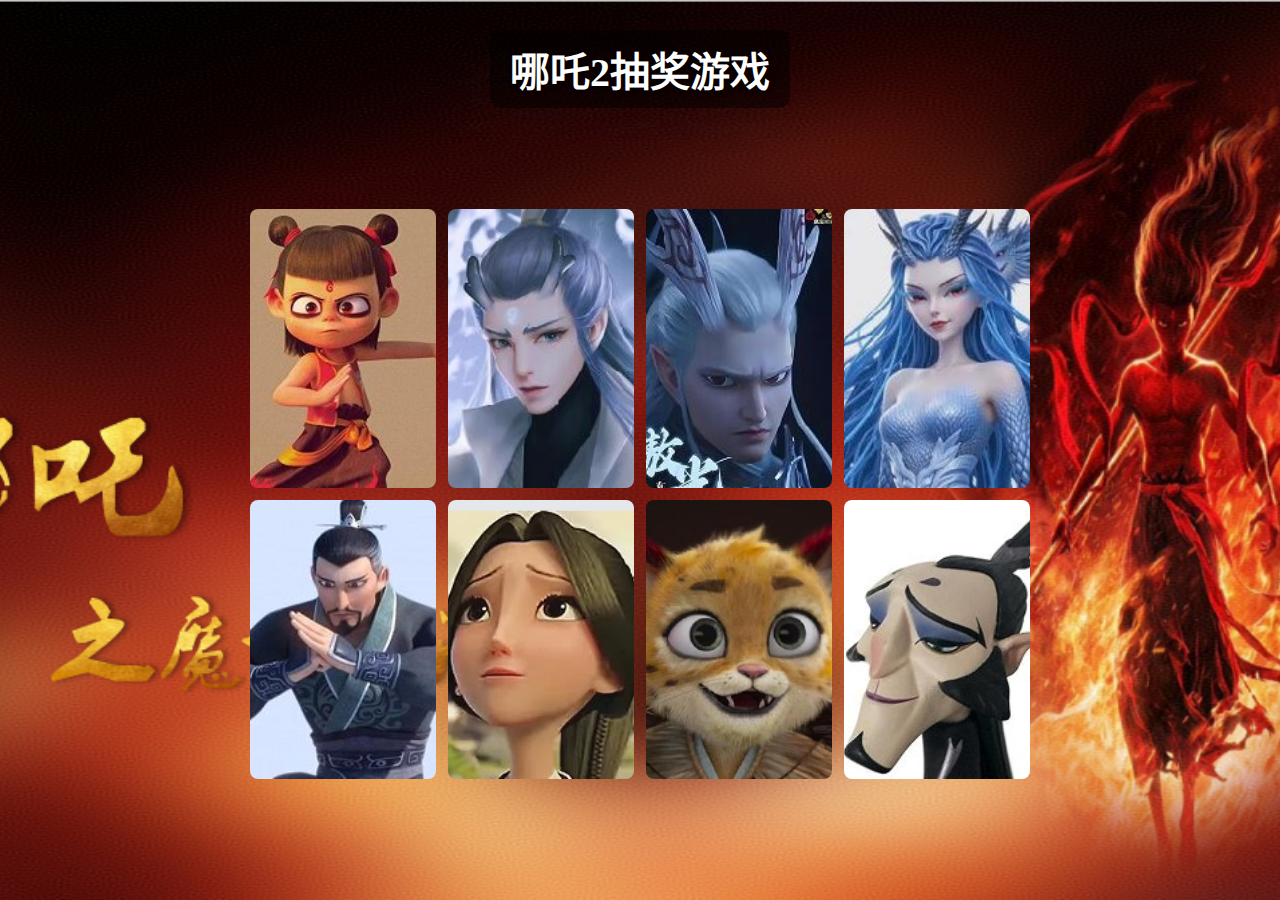
<file: index.html>
<!DOCTYPE html>
<html lang="zh-CN">
    <meta charset="UTF-8">
    <meta name="viewport" content="width=device-width, initial-scale=1.0, maximum-scale=5.0, minimum-scale=0.5">
    <meta http-equiv="Permissions-Policy" content="autoplay=(self)">
    <title>哪吒2抽奖游戏</title>
    <style>
        * {
            box-sizing: border-box;
            margin: 0;
            padding: 0;
            -webkit-tap-highlight-color: transparent;
        }

        body { 
            background-image: url('nazha.jpg');  
            background-size: cover; 
            background-attachment: fixed;
            background-position: center;
            display: flex; 
            flex-direction: column;
            align-items: center; 
            min-height: 100vh;
            padding: 15px;
            overflow-x: hidden;
        } 

        .game-title {
            color: #fff;
            text-shadow: 2px 2px 4px rgba(0,0,0,0.8);
            font-size: clamp(1.5rem, 6vw, 2.5rem);
            margin: 15px auto; /* 修正居中问题 */
            padding: 10px 20px;
            background: rgba(0,0,0,0.5);
            border-radius: 10px;
            width: fit-content;
            max-width: 90%;
            text-align: center; /* 确保文本居中 */
        }
        
        .game-container { 
            width: 100%;
            max-width: 800px;
            margin: auto;
            padding: 10px;
        } 
        
        .card-list { 
            display: grid; 
            grid-template-columns: repeat(4, 1fr); 
            gap: 12px;
            justify-content: center;
            padding-bottom: 20px;
        } 
        
        .card { 
            position: relative; 
            width: 100%;
            padding-bottom: 150%;
            perspective: 1000px; 
            cursor: pointer;
            touch-action: manipulation;
        } 
        
        .card-front,
        .card-back { 
            position: absolute; 
            width: 100%; 
            height: 100%; 
            backface-visibility: hidden; 
            transition: transform 0.6s; 
            border-radius: 8px;
            overflow: hidden;
            will-change: transform;
        } 
        
        .card-front img { 
            width: 100%; 
            height: 100%; 
            object-fit: cover; 
        } 
        
        .card-back { 
            background: rgba(255, 255, 255, 0.95);
            display: flex; 
            justify-content: center; 
            align-items: center; 
            transform: rotateY(180deg); 
            padding: 10px;
            font-size: clamp(0.9rem, 3vw, 1.2rem);
            text-align: center;
            line-height: 1.4;
            border: 2px solid #ff4757;
            word-break: break-word;
        } 
        
        .card.flipped .card-front { 
            transform: rotateY(180deg); 
        } 
        
        .card.flipped .card-back { 
            transform: rotateY(0deg); 
        }

        @media (max-width: 768px) {
            .card-list {
                grid-template-columns: repeat(3, 1fr);
                gap: 10px;
            }
        }

        @media (max-width: 480px) {
            body {
                padding: 10px;
                min-height: -webkit-fill-available;
            }
            .card-list {
                grid-template-columns: repeat(2, 1fr);
                gap: 8px;
            }
            .card {
                padding-bottom: 140%;
            }
        }
    </style>
</head>
<body>
    <audio id="bgMusic" loop>
        <source src="bgy.mp3" type="audio/mpeg">
        <source src="bgy.ogg" type="audio/ogg">
        <source src="bgy.wav" type="audio/wav">
    </audio>

    <h1 class="game-title">哪吒2抽奖游戏</h1>
    
    <div class="game-container">
        <div class="card-list">
            <div class="card" data-content="免作业卡">
                <div class="card-front"><img src="哪吒.jpg" alt="哪吒"></div>
                <div class="card-back">免作业卡</div>
            </div>
            <!-- 其他卡片保持相同结构 -->
            <div class="card" data-content="抽奖的人唱一首歌">
                <div class="card-front"><img src="敖丙.jpg" alt="敖丙"></div>
                <div class="card-back">抽奖的人唱一首歌</div>
            </div>
            <div class="card" data-content="老师跳个舞">
                <div class="card-front"><img src="敖光.jpg" alt="敖光"></div>
                <div class="card-back">老师跳个舞</div>
            </div>
            <div class="card" data-content="空奖">
                <div class="card-front"><img src="敖闰.jpg" alt="敖闰"></div>
                <div class="card-back">空奖</div>
            </div>
            <div class="card" data-content="一支漂亮的笔">
                <div class="card-front"><img src="李靖.jpg" alt="李靖"></div>
                <div class="card-back">一支漂亮的笔</div>
            </div>
            <div class="card" data-content="一根棒棒糖">
                <div class="card-front"><img src="殷夫人.jpg" alt="殷夫人"></div>
                <div class="card-back">一根棒棒糖</div>
            </div>
            <div class="card" data-content="老师给你个大拥抱">
                <div class="card-front"><img src="申小豹.jpg" alt="申小豹"></div>
                <div class="card-back">老师给你个大拥抱</div>
            </div>
            <div class="card" data-content="点别的同学唱歌">
                <div class="card-front"><img src="申公豹.jpg" alt="申公豹"></div>
                <div class="card-back">点别的同学唱歌</div>
            </div>
        </div>
    </div>

    <script>
        (function() {
            // 增强版音频处理方案
            const audio = document.getElementById('bgMusic');
            let audioInitialized = false;

            // 新版自动播放处理
            function initAudio() {
                if(audioInitialized) return;
                
                const playPromise = audio.play();
                
                if (playPromise !== undefined) {
                    playPromise.catch(error => {
                        // 方案一：静音自动播放后恢复
                        audio.muted = true;
                        audio.play().then(() => {
                            setTimeout(() => {
                                audio.muted = false;
                                audio.play().catch(() => {});
                            }, 1000);
                        });
                    });
                }
                audioInitialized = true;
            }

            // 统一交互事件处理
            function handleUserInteraction() {
                initAudio();
                document.removeEventListener('click', handleUserInteraction);
                document.removeEventListener('touchstart', handleUserInteraction);
            }

            // 页面加载策略
            document.addEventListener('DOMContentLoaded', () => {
                // 桌面端立即尝试
                if(!/Mobi|Android/i.test(navigator.userAgent)) {
                    initAudio();
                }
                
                // 通用事件绑定
                document.addEventListener('click', handleUserInteraction);
                document.addEventListener('touchstart', handleUserInteraction);
            });

            // 卡片点击逻辑（保持不变）
            document.querySelectorAll('.card').forEach(card => {
                card.addEventListener('click', () => {
                    if (!card.classList.contains('flipped')) {
                        card.classList.add('flipped');
                    }
                    if(!audioInitialized) initAudio();
                });
            });

            // 移动端优化（保持不变）
            let lastTouch = 0;
            document.addEventListener('touchend', function(event) {
                const now = new Date().getTime();
                if (now - lastTouch <= 300) event.preventDefault();
                lastTouch = now;
            }, false);
        })();
    </script>
</body>
</html>
</file>
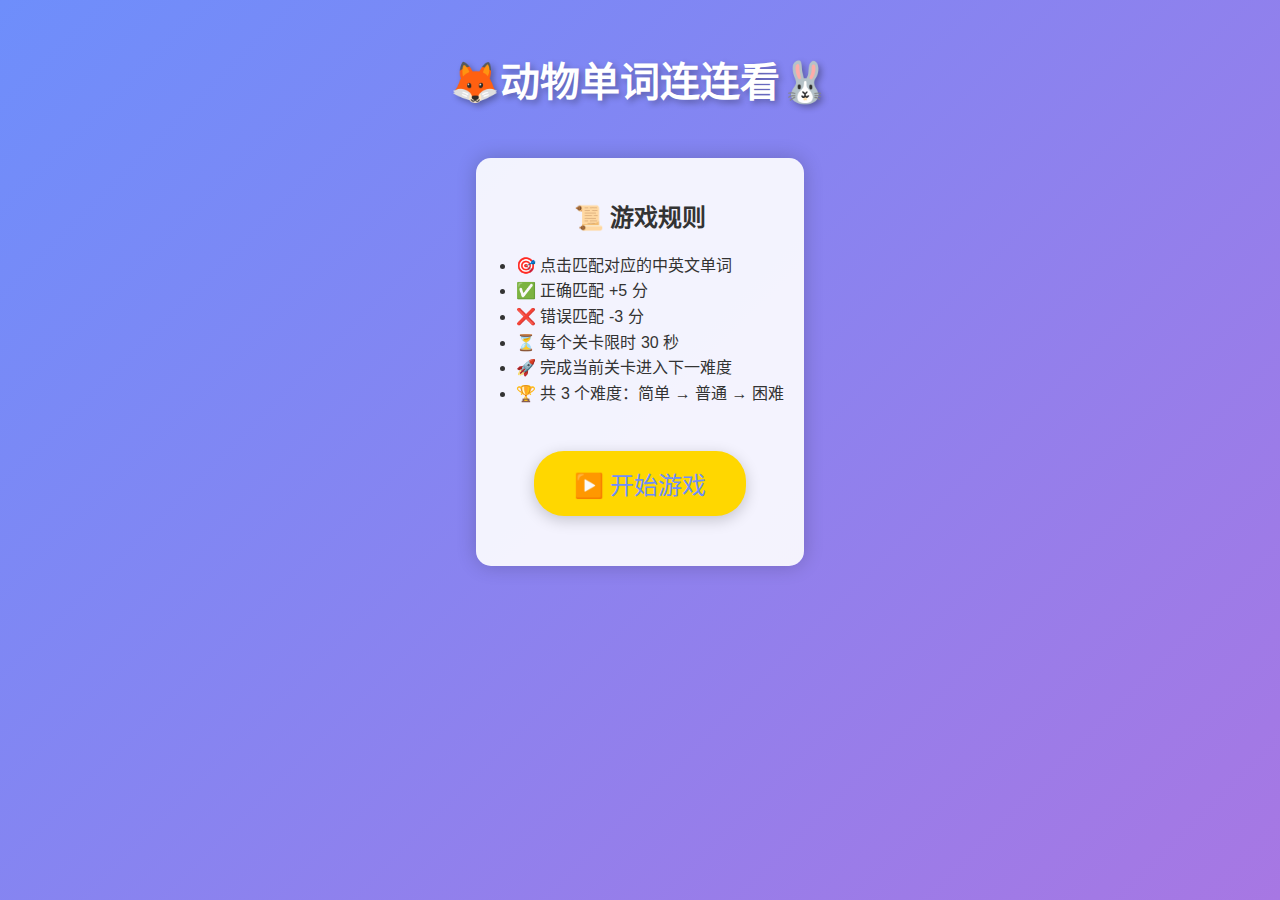
<file: dwdcllk.html>
<!DOCTYPE html>
<html lang="zh-CN">
<head>
    <meta charset="UTF-8">
    <meta name="viewport" content="width=device-width, initial-scale=1.0, maximum-scale=1.0, user-scalable=no">
    <title>动物城单词连连看</title>
    <style>
        * {
            box-sizing: border-box;
            touch-action: manipulation;
        }

        body {
            background: linear-gradient(135deg, #6e8efb, #a777e3);
            font-family: 'Arial Rounded MT Bold', Arial, sans-serif;
            margin: 0;
            padding: 0;
            min-height: 100vh;
        }

        #startPage {
            display: flex;
            flex-direction: column;
            align-items: center;
            padding: 20px;
            color: white;
            text-align: center;
            height: 100vh;
        }

        /* 完整CSS样式...（此处需保留全部原始CSS代码） */
        .game-title {
            font-size: 2.5rem;
            margin: 30px 0;
            text-shadow: 3px 3px 6px rgba(0,0,0,0.3);
        }

        .rules-box {
            background: rgba(255,255,255,0.9);
            border-radius: 15px;
            padding: 20px;
            margin: 20px;
            max-width: 600px;
            color: #333;
            box-shadow: 0 0 20px rgba(0,0,0,0.2);
        }

        .rules-list {
            text-align: left;
            margin: 15px 0;
            padding-left: 20px;
            line-height: 1.6;
        }

        .start-btn {
            background: #FFD700;
            color: #6e8efb;
            padding: 15px 40px;
            font-size: 1.5rem;
            border: none;
            border-radius: 30px;
            cursor: pointer;
            transition: transform 0.3s;
            margin: 30px 0;
            box-shadow: 0 4px 15px rgba(0,0,0,0.2);
        }

        /* 游戏页面样式 */
        #gamePage {
            display: none;
            padding: 20px;
        }

        .game-status {
            display: flex;
            justify-content: space-between;
            max-width: 600px;
            margin: 0 auto 20px;
            padding: 10px;
            background: rgba(255,255,255,0.9);
            border-radius: 10px;
            font-size: 1.1rem;
        }

        #gameContainer {
            width: 100%;
            max-width: 600px;
            margin: 0 auto;
        }

        #gameBoard {
            display: grid;
            gap: 10px;
            padding: 10px;
            background: rgba(255,255,255,0.9);
            border-radius: 12px;
            touch-action: none;
        }

        .card {
            aspect-ratio: 3/2;
            background: #fff;
            border-radius: 8px;
            display: flex;
            justify-content: center;
            align-items: center;
            font-size: 1rem;
            cursor: pointer;
            transition: transform 0.3s;
            position: relative;
            background: linear-gradient(145deg, #a8edea 0%, #fed6e3 100%);
            padding: 5px;
            user-select: none;
            transform: translateZ(0);
            will-change: transform;
        }

        .card::after {
            content: '';
            position: absolute;
            top: 5px;
            right: 5px;
            width: 20px;
            height: 20px;
            background: url('data:image/svg+xml;utf8,<svg xmlns="http://www.w3.org/2000/svg" viewBox="0 0 24 24" fill="%234CAF50"><path d="M0 0h24v24H0z" fill="none"/><path d="M9 16.17L4.83 12l-1.42 1.41L9 19 21 7l-1.41-1.41z"/></svg>');
            opacity: 0;
            transition: opacity 0.3s;
        }

        .matched {
            background: #C8E6C9 !important;
            pointer-events: none;
            animation: pop 0.5s ease;
        }

        .matched::after {
            opacity: 1;
        }

        .correct-feedback {
            animation: correctFlash 0.5s;
        }

        .wrong {
            animation: shake 0.5s;
            background: #FFCDD2 !important;
        }

        @keyframes shake {
            0%,100% { transform: translateX(0); }
            25% { transform: translateX(5px); }
            75% { transform: translateX(-5px); }
        }

        @keyframes pop {
            0% { transform: scale(1); }
            50% { transform: scale(1.1); }
            100% { transform: scale(1); }
        }

        @keyframes correctFlash {
            0% { box-shadow: 0 0 10px rgba(76,175,80,0.5); }
            50% { box-shadow: 0 0 20px rgba(76,175,80,0.8); }
            100% { box-shadow: 0 0 10px rgba(76,175,80,0.5); }
        }

        #gameOverlay {
            position: fixed;
            top: 0;
            left: 0;
            width: 100%;
            height: 100%;
            background: rgba(0,0,0,0.5);
            display: none;
            justify-content: center;
            align-items: center;
            z-index: 100;
        }

        .game-over-box {
            background: white;
            padding: 2rem;
            border-radius: 15px;
            text-align: center;
            box-shadow: 0 0 20px rgba(0,0,0,0.3);
            max-width: 90%;
        }

        .current-difficulty {
            color: #6e8efb;
            font-weight: bold;
        }

        .retry-btn {
            background: #6e8efb;
            color: white;
            border: none;
            padding: 10px 20px;
            border-radius: 25px;
            cursor: pointer;
            font-size: 1.1rem;
            margin: 5px;
            transition: transform 0.2s;
        }

        @media (max-width: 768px) {
            .game-title { font-size: 2rem; }
            .card { font-size: 0.9rem; }
            .start-btn { font-size: 1.2rem; }
        }
    </style>
</head>
<body>
    <div id="startPage">
        <h1 class="game-title">🦊动物单词连连看🐰</h1>
        <div class="rules-box">
            <h2>📜 游戏规则</h2>
            <ul class="rules-list">
                <li>🎯 点击匹配对应的中英文单词</li>
                <li>✅ 正确匹配 +5 分</li>
                <li>❌ 错误匹配 -3 分</li>
                <li>⏳ 每个关卡限时 30 秒</li>
                <li>🚀 完成当前关卡进入下一难度</li>
                <li>🏆 共 3 个难度：简单 → 普通 → 困难</li>
            </ul>
            <button class="start-btn" onclick="startGame()">▶️ 开始游戏</button>
        </div>
        <audio id="bgMusic" loop>
            <source src="bgMusic.mp3" type="audio/mpeg">
        </audio>
    </div>

    <div id="gamePage">
        <div class="game-status">
            <div>⏳ 时间: <span id="timer">30</span>秒</div>
            <div>⭐ 分数: <span id="score">0</span></div>
            <div>📊 难度: <span class="current-difficulty" id="currentDifficulty">普通</span></div>
        </div>
        <div id="gameContainer">
            <div id="gameBoard"></div>
        </div>

        <div id="gameOverlay">
            <div class="game-over-box">
                <h2 id="resultTitle"></h2>
                <div class="score-details">
                    <p>🎯 最终分数: <span id="finalScore">0</span></p>
                </div>
                <button class="retry-btn" id="nextLevelBtn">下一关</button>
                <button class="retry-btn" onclick="location.reload()">重玩</button>
            </div>
        </div>
    </div>

    <audio id="successSound" src="success.mp3"></audio>
    <audio id="errorSound" src="error.mp3"></audio>

    <script>
        let gameInstance = null;

        function startGame() {
            document.getElementById('startPage').style.display = 'none';
            document.getElementById('gamePage').style.display = 'block';
            
            const bgMusic = document.getElementById('bgMusic');
            bgMusic.volume = 0.2;
            bgMusic.play().catch(() => {});

            if(gameInstance) gameInstance = null;
            gameInstance = new WordMatchGame({
                words: [
                    { en: "fox", zh: "狐狸" },
                    { en: "snake", zh: "蛇" },
                    { en: "cat", zh: "猫" },
                    { en: "dog", zh: "狗" },
                    { en: "shark", zh: "鲨鱼" },
                    { en: "wolf", zh: "狼" },
                    { en: "monkey", zh: "猴子" },
                    { en: "eagle", zh: "雕鹰" },
                    { en: "whale", zh: "鲸鱼" },
                    { en: "tiger", zh: "老虎" },
                    { en: "lion", zh: "狮子" },
                    { en: "bear", zh: "熊" }
                ]
            });
        }

        class WordMatchGame {
            constructor(config) {
                this.config = {
                    difficultyLevels: [
                        { name: '简单', columns: 3, pairs: 4 },
                        { name: '普通', columns: 3, pairs: 6 },
                        { name: '困难', columns: 3, pairs: 8 }
                    ],
                    ...config
                };
                this.state = {
                    currentLevel: 0,
                    selectedCards: [],
                    isProcessing: false,
                    score: 0,
                    time: 30,
                    timerId: null
                };
                this.init();
            }

            init() {
                this.stopTimer();
                this.resetState();
                this.setupBoard();
                this.startTimer();
                this.updateDisplay();
            }

            /* 保持其他方法不变... */
            resetState() {
                this.state = {
                    ...this.state,
                    selectedCards: [],
                    isProcessing: false,
                    time: 30
                };
            }

            setupBoard() {
                const gameBoard = document.getElementById('gameBoard');
                const levelConfig = this.getCurrentLevelConfig();
                
                gameBoard.style.gridTemplateColumns = `repeat(${levelConfig.columns}, 1fr)`;
                gameBoard.innerHTML = '';

                const usedWords = this.config.words.slice(0, levelConfig.pairs);
                const cards = usedWords.flatMap(word => [
                    this.createCard(word.en, 'en', word.zh),
                    this.createCard(word.zh, 'zh', word.zh)
                ]);

                this.shuffleArray(cards);
                cards.forEach(card => gameBoard.appendChild(card));
            }

            createCard(text, type, value) {
                const card = document.createElement('div');
                card.className = 'card';
                card.innerHTML = `<div>${text}</div>`;
                card.dataset.type = type;
                card.dataset.value = value;
                card.addEventListener('pointerdown', (e) => this.handleCardClick(e));
                return card;
            }

            handleCardClick(event) {
                if (this.state.isProcessing) return;
                const card = event.currentTarget;
                
                if (card.classList.contains('matched') || 
                    this.state.selectedCards.includes(card)) return;

                this.state.selectedCards.push(card);
                card.style.transform = 'scale(0.95)';

                if (this.state.selectedCards.length === 2) {
                    this.state.isProcessing = true;
                    setTimeout(() => this.checkMatch(), 500);
                }
            }

            checkMatch() {
                const [card1, card2] = this.state.selectedCards;
                const isMatch = card1.dataset.value === card2.dataset.value;

                if (isMatch) {
                    this.handleCorrectMatch(card1, card2);
                    this.checkVictory();
                } else {
                    this.handleWrongMatch(card1, card2);
                }

                this.state.selectedCards = [];
                this.state.isProcessing = false;
                this.updateDisplay();
            }


            handleCorrectMatch(card1, card2) {
                [card1, card2].forEach(card => {
                    card.classList.add('matched', 'correct-feedback');
                });
                const successSound = document.getElementById('successSound');
                successSound.currentTime = 0;
                successSound.play();
                this.state.score += 5;
            }

            handleWrongMatch(card1, card2) {
                this.state.score = Math.max(0, this.state.score - 3);
                const errorSound = document.getElementById('errorSound');
                errorSound.currentTime = 0;
                errorSound.play();
                setTimeout(() => {
                    [card1, card2].forEach(card => {
                        card.style.transform = '';
                        card.classList.add('wrong');
                        setTimeout(() => card.classList.remove('wrong'), 500);
                    });
                }, 500);
            }

            /* 保持其他方法不变... */

            startTimer() {
                this.stopTimer();
                this.state.timerId = setInterval(() => {
                    this.state.time--;
                    this.updateDisplay();
                    if (this.state.time <= 0) this.handleGameOver(false);
                }, 1000);
            }

            stopTimer() {
                clearInterval(this.state.timerId);
                this.state.timerId = null;
            }

            checkVictory() {
                const matchedCards = document.querySelectorAll('.matched').length;
                const totalCards = this.getCurrentLevelConfig().pairs * 2;
                if (matchedCards === totalCards) this.handleGameOver(true);
            }

            handleGameOver(isVictory) {
                this.stopTimer();
                const overlay = document.getElementById('gameOverlay');
                const resultTitle = document.getElementById('resultTitle');
                const nextLevelBtn = document.getElementById('nextLevelBtn');

                if (isVictory) {
                    resultTitle.textContent = this.isLastLevel() ? '🎉 恭喜！全部通关！' : '🎉 通关成功！';
                    nextLevelBtn.style.display = this.isLastLevel() ? 'none' : 'inline-block';
                } else {
                    resultTitle.textContent = '⌛ 时间到了！';
                    nextLevelBtn.style.display = 'none';
                }

                document.getElementById('finalScore').textContent = this.state.score;
                overlay.style.display = 'flex';

                nextLevelBtn.onclick = () => {
                    this.state.currentLevel++;
                    this.init();
                    overlay.style.display = 'none';
                };
            }

            updateDisplay() {
                document.getElementById('timer').textContent = this.state.time;
                document.getElementById('score').textContent = this.state.score;
                document.getElementById('currentDifficulty').textContent = 
                    this.getCurrentLevelConfig().name;
            }

            getCurrentLevelConfig() {
                return this.config.difficultyLevels[this.state.currentLevel];
            }

            isLastLevel() {
                return this.state.currentLevel === this.config.difficultyLevels.length - 1;
            }

            shuffleArray(array) {
                for (let i = array.length - 1; i > 0; i--) {
                    const j = Math.floor(Math.random() * (i + 1));
                    [array[i], array[j]] = [array[j], array[i]];
                }
            }
        }
    </script>
</body>
</html>
</file>
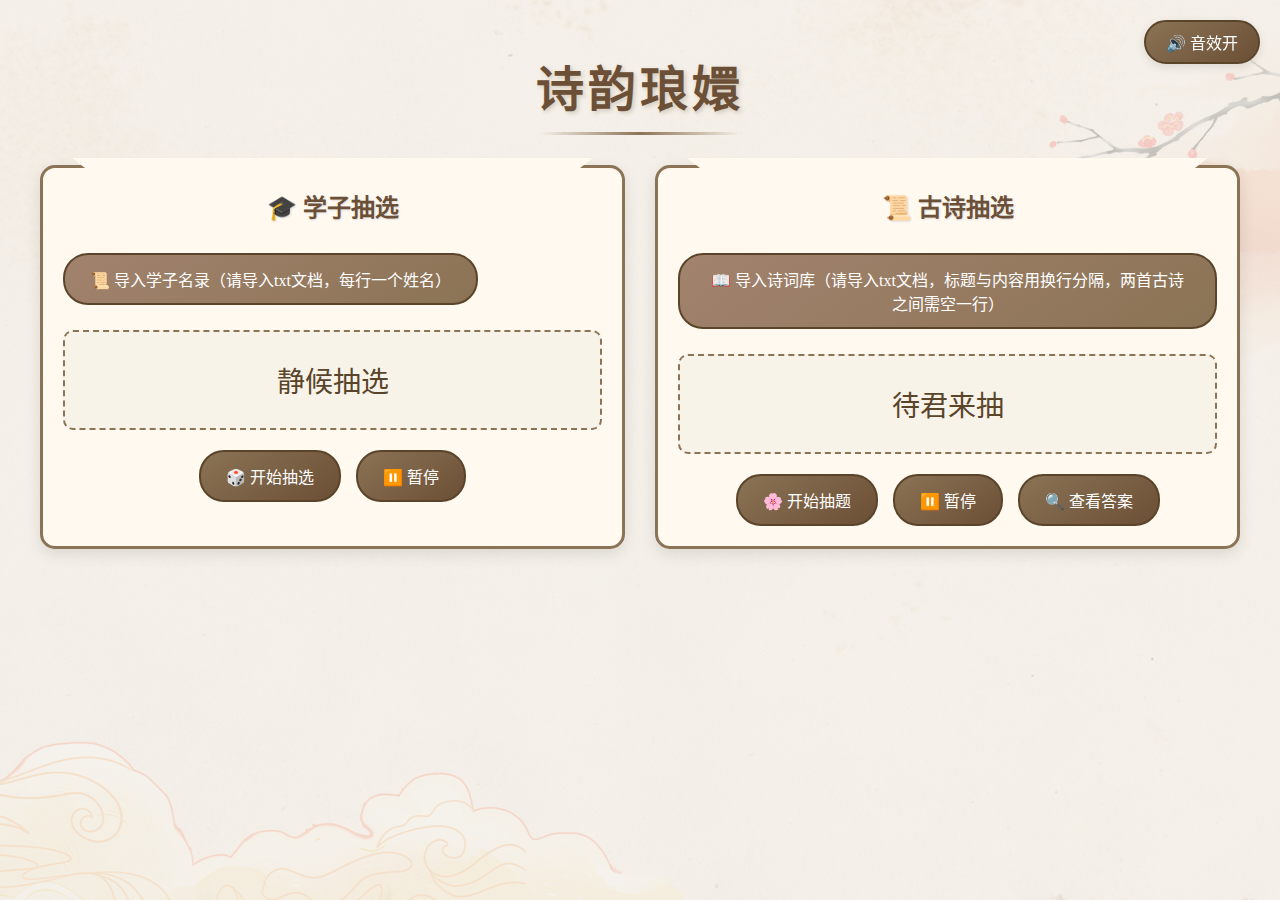
<file: gscb.html>
<!DOCTYPE html>
<html lang="zh-CN">
<head>
    <meta charset="UTF-8">
    <meta name="viewport" content="width=device-width, initial-scale=1.0">
    <title>古韵抽背系统</title>
    <style>
        /* 原有样式保持不变 */
        * {
            margin: 0;
            padding: 0;
            box-sizing: border-box;
            font-family: '楷体', 'KaiTi', cursive;
        }

        body {
            background: linear-gradient(rgba(243, 238, 232, 0.8), rgba(243, 238, 232, 0.8)),
                        url('gscb-bg.jpg') center/cover fixed;
            min-height: 100vh;
            padding: 20px;
        }

        /* 新增音效开关样式 */
        .sound-control {
            position: fixed;
            top: 20px;
            right: 20px;
            z-index: 1000;
            background: linear-gradient(145deg, #8b7355, #6b4f36);
            color: white;
            border: 2px solid #5a442a;
            border-radius: 25px;
            padding: 8px 20px;
            cursor: pointer;
            transition: all 0.3s;
            box-shadow: 0 3px 10px rgba(0,0,0,0.1);
        }

        .sound-control:hover {
            transform: translateY(-2px);
            box-shadow: 0 5px 15px rgba(0,0,0,0.2);
        }

        /* 新增艺术标题 */
        .classic-title {
            text-align: center;
            font-size: 3rem;
            color: #6b4f36;
            text-shadow: 2px 2px 4px rgba(139, 115, 85, 0.3);
            margin: 30px 0;
            letter-spacing: 4px;
            font-weight: bold;
            position: relative;
            padding-bottom: 15px;
        }

        .classic-title::after {
            content: '';
            position: absolute;
            bottom: 0;
            left: 50%;
            transform: translateX(-50%);
            width: 200px;
            height: 3px;
            background: linear-gradient(90deg, transparent, #8b7355, transparent);
        }

 
        .container {
            max-width: 1200px;
            margin: 0 auto;
            display: grid;
            grid-template-columns: 1fr 1fr;
            gap: 30px;
        }

        .panel {
            background: #fff9f0;
            border: 3px solid #8b7355;
            border-radius: 15px;
            padding: 20px;
            box-shadow: 0 5px 15px rgba(0,0,0,0.1);
            position: relative;
        }

        .panel::before {
            content: '';
            position: absolute;
            top: -10px;
            left: 50%;
            transform: translateX(-50%);
            width: 90%;
            height: 20px;
            background: #fff9f0;
            clip-path: polygon(0 0, 100% 0, 95% 100%, 5% 100%);
        }

        h2 {
            text-align: center;
            color: #6b4f36;
            margin-bottom: 20px;
            font-size: 24px;
            text-shadow: 1px 1px 2px #ddd;
        }

        .display-box {
            height: 100px;
            background: #f7f3e9;
            border: 2px dashed #8b7355;
            border-radius: 10px;
            margin: 15px 0;
            display: flex;
            align-items: center;
            justify-content: center;
            font-size: 28px;
            color: #5a442a;
            position: relative;
        }

        .button-group {
            display: flex;
            justify-content: center;
            gap: 15px;
            margin-top: 20px;
        }

        button {
            padding: 12px 25px;
            border: none;
            border-radius: 25px;
            font-size: 16px;
            cursor: pointer;
            transition: all 0.3s;
            background: linear-gradient(145deg, #8b7355, #6b4f36);
            color: white;
            border: 2px solid #5a442a;
            position: relative;
            overflow: hidden;
        }

        button:hover {
            transform: translateY(-2px);
            box-shadow: 0 5px 15px rgba(0,0,0,0.2);
        }

        button:active {
            transform: translateY(1px);
        }

        #answer {
            display: none;
            white-space: pre-wrap;
            line-height: 1.8;
            color: #5a442a;
            padding: 15px;
            background: #f7f3e9;
            border-radius: 10px;
            margin-top: 15px;
        /* 新增字体大小设置 */
            font-size: 20px;  /* 基础字号 */
            font-weight: 500; /* 可选加粗 */
        }

        input[type="file"] {
            display: none;
        }

        .upload-btn {
            background: linear-gradient(145deg, #a2836e, #8b7355);
            margin: 10px 0;
        }

        .decorative {
            position: fixed;
            opacity: 0.1;
            pointer-events: none;
        }

        @media (max-width: 768px) {
            .container {
                grid-template-columns: 1fr;
            }
            .display-box {
                font-size: 22px;
            }
        }
    </style>
</head>
<body>
    <audio id="bgm" src="gscbbg.mp3" loop></audio>

    <!-- 新增音效开关 -->
    <div class="sound-control" id="soundControl" onclick="toggleSound()">🔊 音效开</div>

    <!-- 新增标题 -->
    <h1 class="classic-title">诗韵琅嬛</h1>
    
    <div class="container">
        <!-- 学生抽选面板 -->
        <div class="panel">
            <h2>🎓 学子抽选</h2>
            <button class="upload-btn" onclick="document.getElementById('stuFile').click()">📜 导入学子名录（请导入txt文档，每行一个姓名）</button>
            <div class="display-box" id="studentDisplay">静候抽选</div>
            <div class="button-group">
                <button onclick="toggleStudent()">🎲 开始抽选</button>
                <button onclick="stopStudent()">⏸️ 暂停</button>
            </div>
        </div>

        <!-- 古诗抽选面板 -->
        <div class="panel">
            <h2>📜 古诗抽选</h2>
            <button class="upload-btn" onclick="document.getElementById('poemFile').click()">📖 导入诗词库（请导入txt文档，标题与内容用换行分隔，两首古诗之间需空一行）</button>
            <div class="display-box" id="poemDisplay">待君来抽</div>
            <div id="answer"></div>
            <div class="button-group">
                <button onclick="togglePoem()">🌸 开始抽题</button>
                <button onclick="stopPoem()">⏸️ 暂停</button>
                <button onclick="showAnswer()">🔍 查看答案</button>
            </div>
        </div>
    </div>

    <input type="file" id="stuFile" accept=".txt" onchange="loadStudents(event)">
    <input type="file" id="poemFile" accept=".txt" onchange="loadPoems(event)">

    <script>
        // 新增音效控制功能
        let isSoundOn = true;
        const bgm = document.getElementById('bgm');
        bgm.volume = 0.5;

        function toggleSound() {
            isSoundOn = !isSoundOn;
            const soundControl = document.getElementById('soundControl');
            if (isSoundOn) {
                bgm.play();
                soundControl.innerHTML = '🔊 音效开';
            } else {
                bgm.pause();
                soundControl.innerHTML = '🔇 音效关';
            }
        }

        // 默认数据
        let students = Array.from({length:60}, (_,i) => `学子 ${i+1}`);
        let poems = [
            ["观沧海", "东临碣石，以观沧海。\n水何澹澹，山岛竦峙。\n树木丛生，百草丰茂。\n秋风萧瑟，洪波涌起。\n日月之行，若出其中；\n星汉灿烂，若出其里。\n幸甚至哉，歌以咏志。"],
            ["次北固山下", "客路青山外，行舟绿水前。\n潮平两岸阔，风正一帆悬。\n海日生残夜，江春入旧年。\n乡书何处达？归雁洛阳边。"],
            ["闻王昌龄左迁龙标遥有此寄", "杨花落尽子规啼，\n闻道龙标过五溪。\n我寄愁心与明月，\n随君直到夜郎西。"],
            ["天净沙·秋思", "枯藤老树昏鸦，\n小桥流水人家，\n古道西风瘦马。\n夕阳西下，\n断肠人在天涯。"],
            ["峨眉山月歌", "峨眉山月半轮秋，\n影入平羌江水流。\n夜发清溪向三峡，\n思君不见下渝州。"],
            ["江南逢李龟年", "岐王宅里寻常见，\n崔九堂前几度闻。\n正是江南好风景，\n落花时节又逢君。"],
            ["行军九日思长安故园", "强欲登高去，\n无人送酒来。\n遥怜故园菊，\n应傍战场开。"],
            ["夜上受降城闻笛", "回乐峰前沙似雪，\n受降城外月如霜。\n不知何处吹芦管，\n一夜征人尽望乡。"],
            ["秋词（其一）", "自古逢秋悲寂寥，\n我言秋日胜春朝。\n晴空一鹤排云上，\n便引诗情到碧霄。"],
            ["夜雨寄北", "君问归期未有期，\n巴山夜雨涨秋池。\n何当共剪西窗烛，\n却话巴山夜雨时。"],
            ["十一月四日风雨大作（其二）", "僵卧孤村不自哀，\n尚思为国戍轮台。\n夜阑卧听风吹雨，\n铁马冰河入梦来。"],
            ["潼关", "终古高云簇此城，\n秋风吹散马蹄声。\n河流大野犹嫌束，\n山入潼关不解平。"]
        ];

        // 学生抽选逻辑
        let studentInterval;
        function toggleStudent() {
            hideAnswer();
            if (!studentInterval) {
                bgm.play();
                studentInterval = setInterval(() => {
                    document.getElementById('studentDisplay').textContent = 
                        students[Math.floor(Math.random() * students.length)];
                }, 100);
            }
        }
        function stopStudent() {
            clearInterval(studentInterval);
            studentInterval = null;
            bgm.pause();
        }

        // 古诗抽选逻辑
        let poemInterval;
        function togglePoem() {
            hideAnswer();
            if (!poemInterval) {
                bgm.play();
                poemInterval = setInterval(() => {
                    const poem = poems[Math.floor(Math.random() * poems.length)];
                    document.getElementById('poemDisplay').textContent = poem[0];
                    document.getElementById('answer').textContent = poem[1];
                }, 100);
            }
        }
        function stopPoem() {
            clearInterval(poemInterval);
            poemInterval = null;
            bgm.pause();
        }
        function showAnswer() {
            document.getElementById('answer').style.display = 'block';
        }
        function hideAnswer() {
            document.getElementById('answer').style.display = 'none';
        }

        // 文件加载
    function loadStudents(e) {
        const file = e.target.files[0];
        if (!file) return;

        const reader = new FileReader();
        reader.onload = function(e) {
            // 清除旧数据后导入新数据
            students = e.target.result.split('\n')
                .map(line => line.trim())
                .filter(line => line !== '');

            // 强制触发页面更新
            document.getElementById('studentDisplay').textContent = 
                students.length > 0 ? "名单已更新" : "静候抽选";

            alert(`成功导入 ${students.length} 位学子\n文件：${file.name}`);
            
            // 重置文件选择器
            document.getElementById('stuFile').value = '';
        };
        reader.readAsText(file);
    }

    function loadPoems(e) {
        const file = e.target.files[0];
        if (!file) return;

        const reader = new FileReader();
        reader.onload = function(e) {
            const rawText = e.target.result
                .replace(/\r\n/g, '\n')
                .replace(/\r/g, '\n')

            const poemBlocks = rawText.split(/\n{2,}/)
                .filter(block => block.trim() !== '');

            // 清除旧数据后导入新数据
            poems = poemBlocks.map(block => {
                const lines = block.split('\n')
                    .map(line => line.trim())
                    .filter(line => line !== '');
                return lines.length > 0 ? [lines[0], lines.slice(1).join('\n')] : null;
            }).filter(Boolean);

            // 强制刷新显示
            document.getElementById('poemDisplay').textContent = 
                poems.length > 0 ? "题库已更新" : "待君来抽";

            alert(`成功导入 ${poems.length} 首古诗\n文件：${file.name}`);
            
            // 重置文件选择器
            document.getElementById('poemFile').value = '';
        };
        reader.readAsText(file);
    }
    </script>
</body>
</html>
</file>
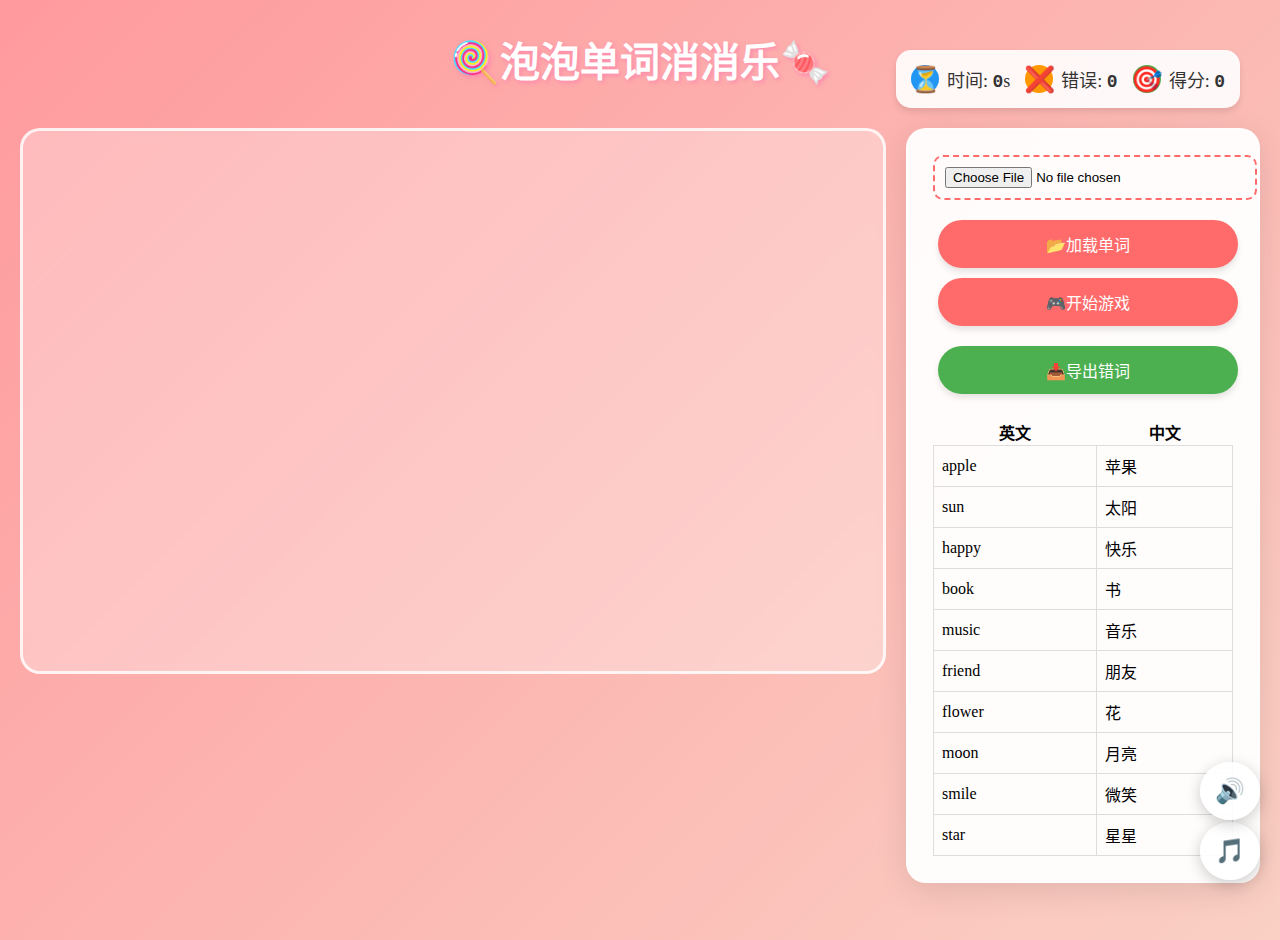
<file: ppdcxxl.html>
﻿<!DOCTYPE html>
<html lang="zh-CN">
<head>
    <meta charset="UTF-8">
    <title>泡泡单词消消乐</title>
    <style>
        :root {
            --primary-color: #FF6B6B;
            --success-color: #4CAF50;
            --info-color: #2196F3;
            --warning-color: #FF9800;
        }

        body {
            margin: 0;
            padding: 20px;
            background: linear-gradient(135deg, #ff9a9e 0%, #fad0c4 100%);
            font-family: 'Comic Sans MS', 'Microsoft YaHei', cursive;
            min-height: 100vh;
        }

        #header {
            text-align: center;
            margin-bottom: 20px;
            position: relative;
        }

        h1 {
            color: #fff;
            text-shadow: 2px 2px 4px rgba(255, 105, 180, 0.5);
            font-size: clamp(1.8rem, 5vw, 2.5rem);
            margin: 10px 0;
        }

        #status {
            position: absolute;
            top: 20px;
            right: 20px;
            display: flex;
            gap: 15px;
            background: rgba(255,255,255,0.9);
            padding: 15px;
            border-radius: 15px;
            box-shadow: 0 4px 6px rgba(0,0,0,0.1);
            flex-wrap: wrap;
        }

        .status-item {
            display: flex;
            align-items: center;
            gap: 8px;
            font-size: clamp(14px, 2vw, 18px);
            color: #333;
        }

        .status-icon {
            font-size: 1.4em;
            width: 28px;
            height: 28px;
            border-radius: 50%;
            display: flex;
            align-items: center;
            justify-content: center;
        }

        .status-value {
            font-weight: bold;
            font-family: 'Courier New', monospace;
        }

        #game-container {
            display: flex;
            flex-direction: row;
            gap: 20px;
            margin-top: 40px;
        }

        #game-area {
            flex: 1;
            min-height: 400px;
            height: 60vh;
            position: relative;
            border: 3px solid rgba(255,255,255,0.8);
            border-radius: 20px;
            overflow: hidden;
            background: rgba(255,255,255,0.3);
            backdrop-filter: blur(5px);
        }

        #control-panel {
            width: 300px;
            padding: 25px;
            background: rgba(255, 255, 255, 0.95);
            border-radius: 20px;
            box-shadow: 0 8px 32px rgba(0,0,0,0.1);
            border: 2px solid rgba(255,255,255,0.5);
        }

        .bubble {
            width: 100px;
            height: 100px;
            border-radius: 50%;
            position: absolute;
            display: flex;
            align-items: center;
            justify-content: center;
            cursor: pointer;
            transition: all 0.3s;
            box-shadow: 3px 3px 15px rgba(0,0,0,0.2);
            font-weight: bold;
            color: white;
            font-size: 20px;
            text-shadow: 1px 1px 3px rgba(0,0,0,0.3);
            border: 2px solid rgba(255,255,255,0.5);
            animation: float 3s ease-in-out infinite;
        }
        @media (max-width: 768px) {
            #game-container {
                flex-direction: column;
            }

            #game-area {
                width: 100%;
                height: 50vh;
            }

            #control-panel {
                width: 100%;
                box-sizing: border-box;
            }

            #status {
                position: static;
                justify-content: center;
                margin-top: 20px;
            }

            h1 {
                font-size: 2rem;
            }
        }

        @media (max-width: 480px) {
            body {
                padding: 10px;
            }

            .status-item {
                flex: 1 1 100%;
                justify-content: center;
            }

            #control-panel {
                padding: 15px;
            }

            button {
                padding: 10px 20px;
                font-size: 14px;
            }
        }

        @keyframes float {
            0%, 100% { transform: translateY(0px); }
            50% { transform: translateY(-20px); }
        }
        .bubble.selected {
            transform: scale(1.2) rotate(10deg);
            filter: brightness(1.2);
            box-shadow: 0 0 25px rgba(255,255,255,0.9);
        }
        #file-input {
            margin-bottom: 15px;
            width: 100%;
            padding: 10px;
            border-radius: 10px;
            border: 2px dashed #FF6B6B;
        }
        button {
            background: #FF6B6B;
            color: white;
            border: none;
            padding: 12px 25px;
            border-radius: 25px;
            cursor: pointer;
            transition: all 0.3s;
            font-size: 16px;
            margin: 5px;
            box-shadow: 0 4px 6px rgba(0,0,0,0.1);
            width: 100%;
        }
        #export-btn {
            background: #4CAF50;
            margin-top: 15px;
        }
        #export-btn:hover {
            background: #45a049;
        }
        button:hover {
            background: #FF5252;
            transform: translateY(-2px);
            box-shadow: 0 6px 12px rgba(0,0,0,0.2);
        }
        #music-control, #sound-control {
            position: fixed;
            bottom: 20px;
            right: 20px;
            background: rgba(255,255,255,0.9);
            padding: 15px;
            border-radius: 50%;
            box-shadow: 0 4px 15px rgba(0,0,0,0.2);
            cursor: pointer;
            font-size: 24px;
            z-index: 100;
        }
        #sound-control {
            bottom: 80px;
        }
        #word-table {
            margin-top: 20px;
            width: 100%;
            border-collapse: collapse;
            display: none;
        }
        #word-table td {
            padding: 8px;
            border: 1px solid #ddd;
        }
        #game-over {
            display: none;
            position: fixed;
            top: 50%;
            left: 50%;
            transform: translate(-50%, -50%);
            background: white;
            padding: 30px;
            border-radius: 20px;
            box-shadow: 0 0 30px rgba(0,0,0,0.3);
            text-align: center;
            z-index: 1000;
            width: 300px;
        }
        #game-over h2 {
            color: #FF6B6B;
            margin-top: 0;
        }
        #game-over button {
            margin-top: 20px;
        }
        @keyframes pop {
            0% { transform: scale(1); opacity: 1; }
            100% { transform: scale(1.5); opacity: 0; }
        }
        .pop-out {
            animation: pop 0.5s forwards !important;
        }
        @keyframes shake {
            0% { transform: translateX(0); }
            25% { transform: translateX(5px); }
            50% { transform: translateX(-5px); }
            75% { transform: translateX(5px); }
            100% { transform: translateX(0); }
        }
        .shake {
            animation: shake 0.5s ease-in-out;
        }
    </style>
</head>
<body>
    <div id="music-control" onclick="toggleMusic()">🎵</div>
    <div id="sound-control" onclick="toggleSound()">🔊</div>

    <!-- 状态显示更新 -->
    <div id="header">
        <h1>🍭泡泡单词消消乐🍬</h1>
        <div id="status">
            <div class="status-item">
                <span class="status-icon" style="background: var(--info-color); color: white;">⏳</span>
                <span>时间: <span class="status-value" id="timer">0</span>s</span>
            </div>
            <div class="status-item">
                <span class="status-icon" style="background: var(--warning-color); color: white;">❌</span>
                <span>错误: <span class="status-value" id="errors">0</span></span>
            </div>
            <div class="status-item">
                <span class="status-icon" style="background: var(--success-color); color: white;">🎯</span>
                <span>得分: <span class="status-value" id="current-score">0</span></span>
            </div>
        </div>
    </div>


    <div id="game-container">
        <div id="game-area"></div>
        
        <div id="control-panel">
            <input type="file" id="file-input" accept=".txt">
            <button onclick="loadWords()">📂加载单词</button>
            <button onclick="startGame()">🎮开始游戏</button>
            <button id="export-btn" onclick="exportErrors()">📥导出错词</button>
            <table id="word-table">
                <thead>
                    <tr><th>英文</th><th>中文</th></tr>
                </thead>
                <tbody id="word-list"></tbody>
            </table>
        </div>
    </div>

    <div id="game-over">
        <h2>游戏结束!</h2>
        <p>最终得分: <span id="final-score">0</span>分</p>
        <p>用时: <span id="final-time">0</span>秒</p>
        <button onclick="location.reload()">重新开始</button>
    </div>

    <audio id="bgm" loop src="bgMusic.mp3"></audio>
    <audio id="match-sound" src="success.mp3"></audio>
    <audio id="error-sound" src="error.mp3"></audio>

    <script>
        // 新增响应式调整函数
        function adjustLayout() {
            const gameArea = document.getElementById('game-area');
            if (window.innerWidth < 768) {
                gameArea.style.height = '50vh';
            } else {
                gameArea.style.height = '60vh';
            }
        }

        // 初始化时执行
        window.addEventListener('resize', adjustLayout);
        adjustLayout();

        let words = [];
        let selectedBubble = null;
        let currentWords = [];
        let time = 0;
        let errors = 0;
        let score = 0;
        let timerId;
        let errorWords = [];
        let isMusicOn = true;
        let isSoundOn = true;
        const gameArea = document.getElementById('game-area');
        const bgm = document.getElementById('bgm');
        bgm.volume = 0.2;

        const defaultWords = [
            { en: "apple", cn: "苹果" },
            { en: "sun", cn: "太阳" },
            { en: "happy", cn: "快乐" },
            { en: "book", cn: "书" },
            { en: "music", cn: "音乐" },
            { en: "friend", cn: "朋友" },
            { en: "flower", cn: "花" },
            { en: "moon", cn: "月亮" },
            { en: "smile", cn: "微笑" },
            { en: "star", cn: "星星" }
        ];

        function toggleMusic() {
            isMusicOn = !isMusicOn;
            if (isMusicOn) {
                bgm.play();
                document.getElementById('music-control').style.background = 'rgba(255,255,255,0.9)';
            } else {
                bgm.pause();
                document.getElementById('music-control').style.background = 'rgba(255,0,0,0.2)';
            }
        }

        function toggleSound() {
            isSoundOn = !isSoundOn;
            const btn = document.getElementById('sound-control');
            btn.textContent = isSoundOn ? '🔊' : '🔇';
            btn.style.background = isSoundOn 
                ? 'rgba(255,255,255,0.9)'
                : 'rgba(255,0,0,0.2)';
        }

        function playSound(id) {
            if (!isSoundOn) return;
            const sound = document.getElementById(id);
            sound.currentTime = 0;
            sound.play().catch(() => {});
        }

        function recordError(wordKey) {
            const word = words.find(w => w.en === wordKey);
            if (word && !errorWords.some(w => w.en === wordKey)) {
                errorWords.push(word);
            }
        }

        function exportErrors() {
            if (errorWords.length === 0) {
                alert('暂无错误记录');
                return;
            }

            const csvContent = "data:text/csv;charset=utf-8,\uFEFF" 
                + "英文,中文\n" 
                + errorWords.map(w => `${w.en},${w.cn}`).join("\n");

            const link = document.createElement("a");
            link.href = encodeURI(csvContent);
            link.download = "错误单词记录.csv";
            link.click();
        }

        function loadWords() {
            const file = document.getElementById('file-input').files[0];
            if (!file) {
                words = [...defaultWords];
                updateWordTable();
                alert('使用默认单词列表');
                return;
            }

            const reader = new FileReader();
            reader.onload = function(e) {
                words = e.target.result
                    .split(/\r?\n/)
                    .filter(line => line.trim())
                    .map(line => {
                        const [en, cn] = line.split(/[，,]/).map(s => s.trim());
                        return en && cn ? { en, cn } : null;
                    })
                    .filter(Boolean);

                if (words.length === 0) {
                    alert('文件格式错误，请使用英文逗号分隔的txt文件');
                    return;
                }

                updateWordTable();
                alert(`成功加载 ${words.length} 组单词`);
            };
            reader.readAsText(file, 'UTF-8');
        }

        function updateWordTable() {
            document.getElementById('word-list').innerHTML = words
                .map(word => `<tr><td>${word.en}</td><td>${word.cn}</td></tr>`)
                .join('');
            document.getElementById('word-table').style.display = 'table';
        }

        function startGame() {
            if (words.length < 10) {
                alert('至少需要10组单词');
                return;
            }
            
            gameArea.innerHTML = '';
            document.getElementById('game-over').style.display = 'none';
            document.getElementById('word-table').style.display = 'none';
            time = 0;
            errors = 0;
            score = 0;
            errorWords = [];
            updateScoreDisplay();
            clearInterval(timerId);
            
            currentWords = shuffle([...words]).slice(0, 10);
            createBubbles();
            
            timerId = setInterval(() => {
                time++;
                document.getElementById('timer').textContent = time;
            }, 1000);

            try {
                bgm.play();
            } catch(e) {
                console.log('需要用户交互后才能播放音乐');
            }
        }

        function createBubbles() {
            currentWords.forEach(word => {
                createBubble(word.en, 'en', word.en);
                createBubble(word.cn, 'cn', word.en);
            });
            positionBubbles();
        }

        function createBubble(text, type, key) {
            const bubble = document.createElement('div');
            bubble.className = 'bubble';
            bubble.textContent = text;
            bubble.dataset.type = type;
            bubble.dataset.wordKey = key;
            const hue = Math.floor(Math.random() * 360);
            bubble.style.backgroundColor = `hsla(${hue}, 80%, 65%, 0.9)`;
            bubble.onclick = handleBubbleClick;
            gameArea.appendChild(bubble);
        }

        function positionBubbles() {
            const bubbles = [...document.getElementsByClassName('bubble')];
            const areaRect = gameArea.getBoundingClientRect();
            
            bubbles.forEach(bubble => {
                const maxX = areaRect.width - 120;
                const maxY = areaRect.height - 120;
                bubble.style.left = Math.random() * maxX + 'px';
                bubble.style.top = Math.random() * maxY + 'px';
            });
        }

        function handleBubbleClick(e) {
            const current = e.target;
            
            if (!selectedBubble) {
                selectedBubble = current;
                current.classList.add('selected');
                return;
            }

            const isMatch = selectedBubble.dataset.wordKey === current.dataset.wordKey &&
                          selectedBubble.dataset.type !== current.dataset.type;

            if (isMatch) {
                handleMatch(selectedBubble, current);
            } else {
                handleMismatch(selectedBubble, current);
            }

            selectedBubble.classList.remove('selected');
            selectedBubble = null;
        }

        function handleMatch(bubble1, bubble2) {
            bubble1.classList.add('pop-out');
            bubble2.classList.add('pop-out');
            playSound('match-sound');

            let removeCount = 0;
            const removeAfterAnimation = () => {
                if (++removeCount === 2) {
                    bubble1.remove();
                    bubble2.remove();
                    checkGameOver();
                }
            };
            
            bubble1.addEventListener('animationend', removeAfterAnimation);
            bubble2.addEventListener('animationend', removeAfterAnimation);

            score += 10;
            updateScoreDisplay();
        }

        function handleMismatch(bubble1, bubble2) {
            errors++;
            score -= 5;
            updateScoreDisplay();
            
            const wordKey = bubble1.dataset.wordKey;
            recordError(wordKey);

            document.getElementById('errors').textContent = errors;
            playSound('error-sound');

            bubble1.classList.add('shake');
            bubble2.classList.add('shake');
            
            setTimeout(() => {
                bubble1.classList.remove('shake');
                bubble2.classList.remove('shake');
            }, 500);
        }

        function updateScoreDisplay() {
            score = Math.max(0, score);
            document.getElementById('current-score').textContent = score;
            document.getElementById('final-score').textContent = score;
        }

        function checkGameOver() {
            setTimeout(() => {
                if (gameArea.children.length === 0) {
                    clearInterval(timerId);
                    document.getElementById('game-over').style.display = 'block';
                    document.getElementById('final-time').textContent = time;
                    bgm.pause();
                }
            }, 100);
        }

        function shuffle(arr) {
            for (let i = arr.length - 1; i > 0; i--) {
                const j = Math.floor(Math.random() * (i + 1));
                [arr[i], arr[j]] = [arr[j], arr[i]];
            }
            return arr;
        }

        window.onload = function() {
            words = [...defaultWords];
            updateWordTable();
            bgm.volume = 0.2;
        };
    </script>
</body>
</html>
</file>
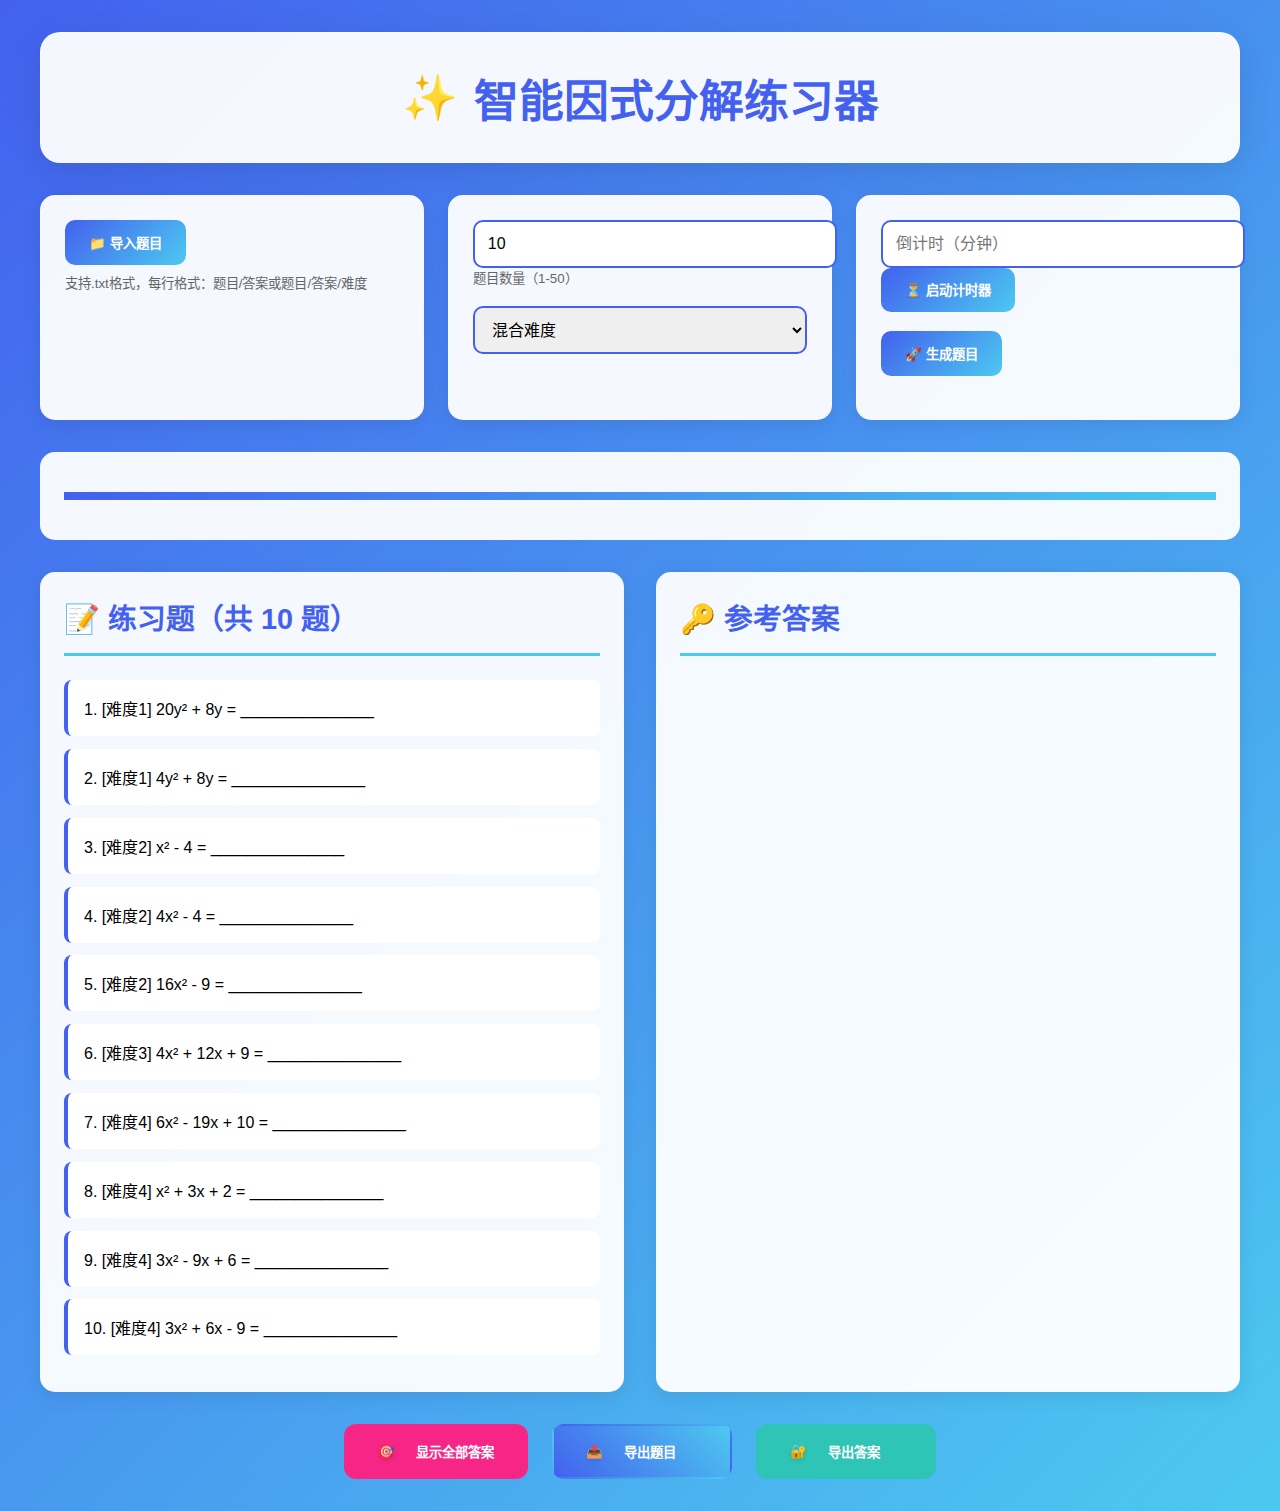
<file: ysfjlx.html>
<!DOCTYPE html>
<html lang="zh-CN">
<head>
    <meta charset="UTF-8">
    <meta name="viewport" content="width=device-width, initial-scale=1.0">
    <title>✨ 智能因式分解练习器</title>
    <style>
        :root {
            --primary: #4361ee;
            --secondary: #4cc9f0;
            --accent: #f72585;
            --success: #2ec4b6;
            --light: #f8f9fa;
            --gradient: linear-gradient(135deg, var(--primary), var(--secondary));
        }

        body {
            font-family: 'Segoe UI', '微软雅黑', sans-serif;
            min-height: 100vh;
            margin: 0;
            background: var(--gradient);
            position: relative;
        }

        .container {
            max-width: 1200px;
            margin: 0 auto;
            padding: 2rem 1rem;
            position: relative;
            z-index: 1;
        }

        .header {
            text-align: center;
            margin-bottom: 2rem;
            padding: 2rem;
            background: rgba(255, 255, 255, 0.95);
            border-radius: 20px;
            box-shadow: 0 8px 32px rgba(0,0,0,0.1);
            border: 1px solid rgba(255,255,255,0.3);
        }

        .header h1 {
            color: var(--primary);
            margin: 0;
            font-size: 2.8rem;
            display: flex;
            align-items: center;
            justify-content: center;
            gap: 1rem;
        }

        .control-section {
            display: grid;
            grid-template-columns: repeat(auto-fit, minmax(280px, 1fr));
            gap: 1.5rem;
            margin-bottom: 2rem;
        }

        .card {
            background: rgba(255, 255, 255, 0.95);
            padding: 1.5rem;
            border-radius: 15px;
            box-shadow: 0 4px 20px rgba(0,0,0,0.08);
            border: 1px solid rgba(255,255,255,0.2);
        }

        .input-group {
            margin-bottom: 1.2rem;
        }

        input, select {
            width: 100%;
            padding: 0.8rem;
            border: 2px solid var(--primary);
            border-radius: 10px;
            font-size: 1rem;
            transition: all 0.3s;
        }

        input:focus, select:focus {
            border-color: var(--accent);
            outline: none;
            box-shadow: 0 0 8px rgba(247,37,133,0.2);
        }

        button {
            background: var(--gradient);
            color: white;
            padding: 0.8rem 1.5rem;
            border: none;
            border-radius: 10px;
            cursor: pointer;
            font-weight: 600;
            transition: all 0.3s;
            display: flex;
            align-items: center;
            gap: 0.5rem;
        }

        button:hover {
            transform: translateY(-2px);
            box-shadow: 0 5px 15px rgba(67,97,238,0.3);
        }

        .timer-section {
            background: rgba(255,255,255,0.95);
            padding: 1.5rem;
            border-radius: 15px;
            margin: 1.5rem 0;
            text-align: center;
        }

        .content-wrapper {
            display: grid;
            grid-template-columns: 1fr 1fr;
            gap: 2rem;
            margin-top: 2rem;
        }

        .problems, .answers {
            background: rgba(255,255,255,0.95);
            padding: 1.5rem;
            border-radius: 15px;
            box-shadow: 0 4px 20px rgba(0,0,0,0.08);
            min-height: 400px;
        }

        h3 {
            color: var(--primary);
            margin: 0 0 1.5rem 0;
            padding-bottom: 1rem;
            border-bottom: 3px solid var(--secondary);
            font-size: 1.8rem;
        }

        .problem-item {
            padding: 1rem;
            margin: 0.8rem 0;
            background: white;
            border-radius: 8px;
            cursor: pointer;
            transition: all 0.2s;
            border-left: 4px solid var(--primary);
        }

        .problem-item:hover {
            transform: translateX(5px);
            box-shadow: 0 3px 12px rgba(67,97,238,0.1);
        }

        .answer-item {
            padding: 1rem;
            margin: 1rem 0;
            background: #f8f9fa;
            border-radius: 8px;
            border: 2px dashed var(--secondary);
            display: none;
        }

        .action-buttons {
            margin-top: 2rem;
            display: flex;
            justify-content: center;
            gap: 1.5rem;
            flex-wrap: wrap;
        }

        .action-btn {
            padding: 1rem 2rem;
            border-radius: 12px;
            font-weight: 600;
            transition: all 0.3s cubic-bezier(0.4, 0, 0.2, 1);
            border: 2px solid transparent;
            min-width: 180px;
            text-align: center;
            position: relative;
            overflow: hidden;
        }

        .action-btn::before {
            content: '';
            position: absolute;
            top: 0;
            left: 0;
            width: 100%;
            height: 100%;
            background: rgba(255,255,255,0.1);
            opacity: 0;
            transition: opacity 0.3s;
        }

        .action-btn:hover::before {
            opacity: 1;
        }

        .action-btn-primary {
            background: var(--accent);
            color: white;
        }

        .action-btn-secondary {
            background: var(--success);
            color: white;
        }

        .action-btn-export {
            background: linear-gradient(45deg, var(--primary), var(--secondary));
            color: white;
        }

        .action-btn:hover {
            transform: translateY(-3px);
            box-shadow: 0 8px 25px rgba(67,97,238,0.3);
        }

        .action-btn:active {
            transform: translateY(1px);
        }

        .button-icon {
            margin-right: 0.8rem;
            filter: drop-shadow(0 2px 2px rgba(0,0,0,0.1));
        }

        @media (max-width: 768px) {
            .action-buttons {
                gap: 1rem;
            }
            .action-btn {
                min-width: 160px;
                padding: 0.8rem 1.2rem;
            }
        }
    </style>
</head>
<body>
    <div class="container">
        <div class="header">
            <h1>✨<span>智能因式分解练习器</span></h1>
        </div>

        <div class="control-section">
            <div class="card">
                <div class="input-group">
                    <input type="file" id="importFile" hidden>
                    <button onclick="document.getElementById('importFile').click()">
                        📁 导入题目
                    </button>
                    <small style="color:#666; margin-top:0.5rem; display:block">
                        支持.txt格式，每行格式：题目/答案或题目/答案/难度
                    </small>
                </div>
            </div>

            <div class="card">
                <div class="input-group">
                    <input type="number" id="numProblems" value="10" min="1" max="50">
                    <small style="color:#666">题目数量（1-50）</small>
                </div>
                <div class="input-group">
                    <select id="difficulty">
                        <option value="mix">混合难度</option>
                        <option value="easy">简单模式</option>
                        <option value="medium">中等模式</option>
                        <option value="hard">困难模式</option>
                    </select>
                </div>
            </div>

            <div class="card">
                <div class="input-group">
                    <input type="number" id="timer" placeholder="倒计时（分钟）">
                    <button onclick="startTimer()">⏳ 启动计时器</button>
                </div>
                <div class="input-group">
                    <button onclick="generateProblems()">🚀 生成题目</button>
                </div>
            </div>
        </div>

        <div class="timer-section">
            <div id="timeDisplay" style="font-size:2rem; color:var(--primary); font-weight:bold"></div>
            <div style="height:8px; background:#eee; border-radius:4px; margin:1rem 0">
                <div id="timerProgress" style="height:100%; background:var(--gradient); width:100%; transition:width 1s linear"></div>
            </div>
        </div>

        <div class="content-wrapper">
            <div class="problems" id="problemsContainer">
                <h3>📚 练习题</h3>
            </div>
            <div class="answers" id="answersContainer">
                <h3>🔑 参考答案</h3>
            </div>
        </div>

        <div class="action-buttons">
            <button class="action-btn action-btn-primary" onclick="toggleAnswers()">
                <span class="button-icon">🎯</span>
                <span>显示全部答案</span>
            </button>
            <button class="action-btn action-btn-export" onclick="exportProblems()">
                <span class="button-icon">📤</span>
                <span>导出题目</span>
            </button>
            <button class="action-btn action-btn-secondary" onclick="exportAnswers()">
                <span class="button-icon">🔐</span>
                <span>导出答案</span>
            </button>
        </div>
    </div>

    <audio id="endSound" src="end.mp3"></audio>

    <script>
        let currentTimer = null;
        let answersVisible = false;
        let generatedProblems = [];

        // ================== 增强版文件导入验证 ==================
        document.getElementById('importFile').addEventListener('change', function(e) {
            const file = e.target.files[0];
            if (!file) return;

            const reader = new FileReader();
            reader.onload = function(event) {
                const content = event.target.result;
                const lines = content.split(/\r?\n/);
                let successCount = 0;
                let errorLines = [];

                generatedProblems = lines.map((line, index) => {
                    const trimmedLine = line.trim();
                    if (!trimmedLine) return null;

                    // 增强格式验证正则表达式
                    const match = trimmedLine.match(/^(.+?)[\/|,](.+?)([\/|,]\d+)?$/);
                    if (!match) {
                        errorLines.push(`第${index+1}行: 格式错误`);
                        return null;
                    }

                    const problem = match[1].trim();
                    const answer = match[2].trim();
                    
                    // 数学表达式验证
                    const problemValid = /^[0-9a-zA-Z²+-]+(\s*[0-9a-zA-Z²+-]*)+\s*$/.test(problem);
                    const answerValid = /^[0-9a-zA-Z()²+-]+(\s*[0-9a-zA-Z()²+-]*)+\s*$/.test(answer);
                    
                    if (!problemValid || !answerValid) {
                        errorLines.push(`第${index+1}行: 非数学表达式`);
                        return null;
                    }

                    successCount++;
                    return {
                        problem: problem,
                        answer: answer,
                        difficulty: parseInt(match[3]) || 0
                    };
                }).filter(item => item !== null);

                e.target.value = '';

                let message = '';
                if (successCount > 0) {
                    message += `成功导入 ${successCount} 道题目\n`;
                }
                if (errorLines.length > 0) {
                    message += `检测到${errorLines.length}处格式错误（示例）：\n${errorLines.slice(0,3).join('\n')}`;
                }
                
                if (message) {
                    alert(message);
                    if (successCount > 0) renderProblems();
                } else {
                    alert('文件内容为空或格式不匹配');
                }
            };
            reader.readAsText(file, 'UTF-8');
        });

        // 新增导出功能
        function exportProblems() {
            const content = generatedProblems
                .map((p, i) => `${i+1}. ${p.problem} = ________`)
                .join('\n');
            download('练习题.txt', content);
        }

        function exportAnswers() {
            const content = generatedProblems
                .map((p, i) => `${i+1}. ${p.answer}`)
                .join('\n');
            download('参考答案.txt', content);
        }

        function download(filename, text) {
            const element = document.createElement('a');
            element.href = 'data:text/plain;charset=utf-8,' + encodeURIComponent(text);
            element.download = filename;
            element.style.display = 'none';
            document.body.appendChild(element);
            element.click();
            document.body.removeChild(element);
        }

        // 修改后的倒计时函数（新增结束音效）
        function startTimer() {
            const minutes = parseInt(document.getElementById('timer').value) || 10;
            let totalSeconds = minutes * 60;
            const progressBar = document.getElementById('timerProgress');
            const timeDisplay = document.getElementById('timeDisplay');
            
            if(currentTimer) clearInterval(currentTimer);
            
            progressBar.style.width = '100%';
            const startTime = Date.now();
            const totalTime = minutes * 60 * 1000;

            const updateTimerDisplay = (seconds) => {
                const mins = Math.floor(seconds / 60);
                const secs = seconds % 60;
                timeDisplay.textContent = `${mins}:${secs.toString().padStart(2, '0')}`;
            };

            updateTimerDisplay(totalSeconds);
            
            currentTimer = setInterval(() => {
                const elapsed = Date.now() - startTime;
                const remaining = Math.max(totalTime - elapsed, 0);
                const seconds = Math.ceil(remaining / 1000);

                updateTimerDisplay(seconds);
                progressBar.style.width = `${(remaining / totalTime) * 100}%`;

                if(remaining <= 0) {
                    clearInterval(currentTimer);
                    document.getElementById('endSound').play(); // 播放新音效
                    document.getElementById('timeoutSound').play();
                    alert('时间到！');
                    toggleAnswers();
                }
            }, 1000);
        }

        // 题目生成函数
        function generateGCF() {
            const coeff = Math.floor(Math.random() * 4) + 2;
            const a = Math.floor(Math.random() * 5) + 1;
            const b = Math.floor(Math.random() * 5) + 1;
            const variables = ['x', 'y', 'z'];
            const varName = variables[Math.floor(Math.random() * variables.length)];

            const problem = `${coeff*a}${varName}² + ${coeff*b}${varName}`
                .replace('1x²', 'x²').replace('1x', 'x');
            const answer = `${coeff}${varName}(${a}${varName} + ${b})`;

            return { problem, answer, difficulty: 1 };
        }

        function generateDifferenceOfSquares() {
            const a = Math.floor(Math.random() * 5) + 1;
            const b = Math.floor(Math.random() * 5) + 1;
            return {
                problem: `${a*a}x² - ${b*b}`.replace('1x²', 'x²'),
                answer: `(${a}x + ${b})(${a}x - ${b})`,
                difficulty: 2
            };
        }

        function generatePerfectSquare() {
            const a = Math.floor(Math.random() * 3) + 1;
            let b;
            do { b = Math.floor(Math.random() * 10) - 5; } while (b === 0);
            
            const midTerm = 2*a*b;
            return {
                problem: `${a*a}x² ${midTerm >= 0 ? '+' : '-'} ${Math.abs(midTerm)}x + ${b*b}`
                          .replace(' 1x', ' x').replace('1x²', 'x²'),
                answer: b > 0 ? `(${a}x + ${b})²` : `(${a}x - ${Math.abs(b)})²`,
                difficulty: 3
            };
        }

        function generateQuadraticTrinomial() {
            let a, b, c, d;
            do {
                a = Math.floor(Math.random() * 3) + 1;
                c = Math.floor(Math.random() * 3) + 1;
                b = Math.floor(Math.random() * 10) - 5;
                d = Math.floor(Math.random() * 10) - 5;
            } while (a*d + b*c === 0 || b*d === 0);

            const ax = a*c;
            const bx = a*d + b*c;
            const cx = b*d;

            return {
                problem: `${ax}x² ${bx >= 0 ? '+' : '-'} ${Math.abs(bx)}x ${cx >= 0 ? '+' : '-'} ${Math.abs(cx)}`
                          .replace('1x²', 'x²').replace(' 1x', ' x'),
                answer: `(${a}x ${b < 0 ? '-' : '+'} ${Math.abs(b)})(${c}x ${d < 0 ? '-' : '+'} ${Math.abs(d)})`,
                difficulty: 4
            };
        }

        // 修改后的渲染函数
        function renderProblems() {
            const num = generatedProblems.length;
            const problemsHTML = generatedProblems.map((p, i) => `
                <div class="problem-item" onclick="showAnswer(${i})">
                    ${i+1}. ${p.difficulty ? '[难度'+p.difficulty+']' : ''} ${p.problem} = _______________
                </div>
            `).join('');

            const answersHTML = generatedProblems.map((p, i) => `
                <div class="answer-item" id="answer-${i}">
                    ${i+1}. ${p.answer}
                </div>
            `).join('');

            document.getElementById('problemsContainer').innerHTML = `
                <h3>📝 练习题（共 ${num} 题）</h3>
                ${problemsHTML}
            `;

            document.getElementById('answersContainer').innerHTML = `
                <h3>🔑 参考答案</h3>
                ${answersHTML}
            `;

            answersVisible = false;
            document.querySelectorAll('.answer-item').forEach(item => item.style.display = 'none');
            document.querySelector('.show-all-btn').textContent = '🔓 显示全部答案';
        }

        function generateProblems() {
            const num = Math.min(50, Math.max(1, parseInt(document.getElementById('numProblems').value) || 10));
            const difficulty = document.getElementById('difficulty').value;
            
            generatedProblems = [];
            while(generatedProblems.length < num) {
                let generator;
                const rand = Math.random();
                
                switch(difficulty) {
                    case 'easy':
                        generator = rand < 0.7 ? generateGCF : generateDifferenceOfSquares;
                        break;
                    case 'medium':
                        if(rand < 0.4) generator = generateGCF;
                        else if(rand < 0.7) generator = generateDifferenceOfSquares;
                        else generator = generatePerfectSquare;
                        break;
                    case 'hard':
                        generator = rand < 0.7 ? generateQuadraticTrinomial : generatePerfectSquare;
                        break;
                    default: // mix
                        const generators = [generateGCF, generateDifferenceOfSquares, generatePerfectSquare, generateQuadraticTrinomial];
                        generator = generators[Math.floor(Math.random()*4)];
                }
                
                const result = generator();
                if(!generatedProblems.some(p => p.problem === result.problem)) {
                    generatedProblems.push(result);
                }
            }

            // 按难度排序
            generatedProblems.sort((a,b) => a.difficulty - b.difficulty);

            // 渲染题目
            const problemsHTML = generatedProblems.map((p, i) => `
                <div class="problem-item" onclick="showAnswer(${i})">
                    ${i+1}. [难度${p.difficulty}] ${p.problem} = _______________
                </div>
            `).join('');

            // 渲染答案
            const answersHTML = generatedProblems.map((p, i) => `
                <div class="answer-item" id="answer-${i}">
                    ${i+1}. ${p.answer}
                </div>
            `).join('');

            document.getElementById('problemsContainer').innerHTML = `
                <h3>📝 练习题（共 ${num} 题）</h3>
                ${problemsHTML}
            `;

            document.getElementById('answersContainer').innerHTML = `
                <h3>🔑 参考答案</h3>
                ${answersHTML}
            `;

            answersVisible = false;
            document.querySelectorAll('.answer-item').forEach(item => item.style.display = 'none');
            document.querySelector('.show-all-btn').textContent = '🔓 显示全部答案';
        }

        function showAnswer(index) {
            const answer = document.getElementById(`answer-${index}`);
            answer.style.display = 'block';
        }

        function toggleAnswers() {
            answersVisible = !answersVisible;
            document.querySelectorAll('.answer-item').forEach(item => {
                item.style.display = answersVisible ? 'block' : 'none';
            });
            document.querySelector('.show-all-btn').textContent = 
                answersVisible ? '🔒 隐藏全部答案' : '🔓 显示全部答案';
        }

        // 初始化生成
        generateProblems();
    </script>
</body>
</html>
</file>
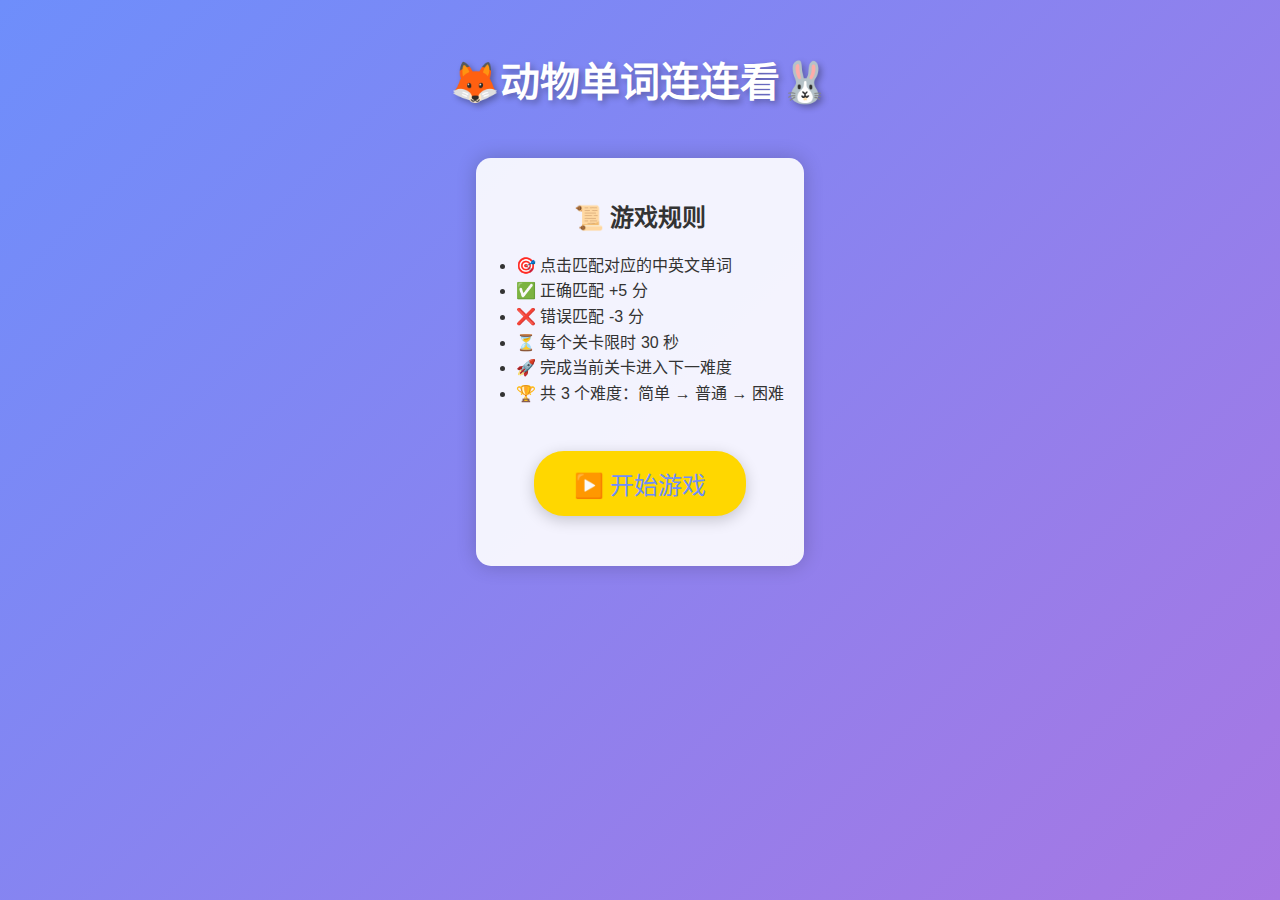
<file: 动物单词连连看.html>
<!DOCTYPE html>
<html lang="zh-CN">
<head>
    <meta charset="UTF-8">
    <meta name="viewport" content="width=device-width, initial-scale=1.0, maximum-scale=1.0, user-scalable=no">
    <title>动物城单词连连看</title>
    <style>
        * {
            box-sizing: border-box;
            touch-action: manipulation;
        }

        body {
            background: linear-gradient(135deg, #6e8efb, #a777e3);
            font-family: 'Arial Rounded MT Bold', Arial, sans-serif;
            margin: 0;
            padding: 0;
            min-height: 100vh;
        }

        /* 开始页面样式 */
        #startPage {
            display: flex;
            flex-direction: column;
            align-items: center;
            padding: 20px;
            color: white;
            text-align: center;
            height: 100vh;
        }

        .game-title {
            font-size: 2.5rem;
            margin: 30px 0;
            text-shadow: 3px 3px 6px rgba(0,0,0,0.3);
        }

        .rules-box {
            background: rgba(255,255,255,0.9);
            border-radius: 15px;
            padding: 20px;
            margin: 20px;
            max-width: 600px;
            color: #333;
            box-shadow: 0 0 20px rgba(0,0,0,0.2);
        }

        .rules-list {
            text-align: left;
            margin: 15px 0;
            padding-left: 20px;
            line-height: 1.6;
        }

        .start-btn {
            background: #FFD700;
            color: #6e8efb;
            padding: 15px 40px;
            font-size: 1.5rem;
            border: none;
            border-radius: 30px;
            cursor: pointer;
            transition: transform 0.3s;
            margin: 30px 0;
            box-shadow: 0 4px 15px rgba(0,0,0,0.2);
        }

        /* 游戏页面样式 */
        #gamePage {
            display: none;
            padding: 20px;
        }

        .game-status {
            display: flex;
            justify-content: space-between;
            max-width: 600px;
            margin: 0 auto 20px;
            padding: 10px;
            background: rgba(255,255,255,0.9);
            border-radius: 10px;
            font-size: 1.1rem;
        }

        #gameContainer {
            width: 100%;
            max-width: 600px;
            margin: 0 auto;
        }

        #gameBoard {
            display: grid;
            gap: 10px;
            padding: 10px;
            background: rgba(255,255,255,0.9);
            border-radius: 12px;
            touch-action: none;
        }

        .card {
            aspect-ratio: 3/2;
            background: #fff;
            border-radius: 8px;
            display: flex;
            justify-content: center;
            align-items: center;
            font-size: 1rem;
            cursor: pointer;
            transition: transform 0.3s;
            position: relative;
            background: linear-gradient(145deg, #a8edea 0%, #fed6e3 100%);
            padding: 5px;
            user-select: none;
            transform: translateZ(0);
            will-change: transform;
        }

        .card::after {
            content: '';
            position: absolute;
            top: 5px;
            right: 5px;
            width: 20px;
            height: 20px;
            background: url('data:image/svg+xml;utf8,<svg xmlns="http://www.w3.org/2000/svg" viewBox="0 0 24 24" fill="%234CAF50"><path d="M0 0h24v24H0z" fill="none"/><path d="M9 16.17L4.83 12l-1.42 1.41L9 19 21 7l-1.41-1.41z"/></svg>');
            opacity: 0;
            transition: opacity 0.3s;
        }

        .matched {
            background: #C8E6C9 !important;
            pointer-events: none;
            animation: pop 0.5s ease;
        }

        .matched::after {
            opacity: 1;
        }

        .correct-feedback {
            animation: correctFlash 0.5s;
        }

        .wrong {
            animation: shake 0.5s;
            background: #FFCDD2 !important;
        }

        @keyframes shake {
            0%,100% { transform: translateX(0); }
            25% { transform: translateX(5px); }
            75% { transform: translateX(-5px); }
        }

        @keyframes pop {
            0% { transform: scale(1); }
            50% { transform: scale(1.1); }
            100% { transform: scale(1); }
        }

        @keyframes correctFlash {
            0% { box-shadow: 0 0 10px rgba(76,175,80,0.5); }
            50% { box-shadow: 0 0 20px rgba(76,175,80,0.8); }
            100% { box-shadow: 0 0 10px rgba(76,175,80,0.5); }
        }

        #gameOverlay {
            position: fixed;
            top: 0;
            left: 0;
            width: 100%;
            height: 100%;
            background: rgba(0,0,0,0.5);
            display: none;
            justify-content: center;
            align-items: center;
            z-index: 100;
        }

        .game-over-box {
            background: white;
            padding: 2rem;
            border-radius: 15px;
            text-align: center;
            box-shadow: 0 0 20px rgba(0,0,0,0.3);
            max-width: 90%;
        }

        .current-difficulty {
            color: #6e8efb;
            font-weight: bold;
        }

        .retry-btn {
            background: #6e8efb;
            color: white;
            border: none;
            padding: 10px 20px;
            border-radius: 25px;
            cursor: pointer;
            font-size: 1.1rem;
            margin: 5px;
            transition: transform 0.2s;
        }

        @media (max-width: 768px) {
            .game-title { font-size: 2rem; }
            .card { font-size: 0.9rem; }
            .start-btn { font-size: 1.2rem; }
        }
    </style>
</head>
<body>
    <!-- 开始页面 -->
    <div id="startPage">
        <h1 class="game-title">🦊动物单词连连看🐰</h1>
        <div class="rules-box">
            <h2>📜 游戏规则</h2>
            <ul class="rules-list">
                <li>🎯 点击匹配对应的中英文单词</li>
                <li>✅ 正确匹配 +5 分</li>
                <li>❌ 错误匹配 -3 分</li>
                <li>⏳ 每个关卡限时 30 秒</li>
                <li>🚀 完成当前关卡进入下一难度</li>
                <li>🏆 共 3 个难度：简单 → 普通 → 困难</li>
            </ul>
            <button class="start-btn" onclick="startGame()">▶️ 开始游戏</button>
        </div>
        <audio id="bgMusic" loop>
            <source src="bgMusic.mp3" type="audio/mpeg">
        </audio>
    </div>

    <!-- 游戏页面 -->
    <div id="gamePage">
        <div class="game-status">
            <div>⏳ 时间: <span id="timer">30</span>秒</div>
            <div>⭐ 分数: <span id="score">0</span></div>
            <div>📊 难度: <span class="current-difficulty" id="currentDifficulty">普通</span></div>
        </div>
        <div id="gameContainer">
            <div id="gameBoard"></div>
        </div>

        <div id="gameOverlay">
            <div class="game-over-box">
                <h2 id="resultTitle"></h2>
                <div class="score-details">
                    <p>🎯 最终分数: <span id="finalScore">0</span></p>
                </div>
                <button class="retry-btn" id="nextLevelBtn">下一关</button>
                <button class="retry-btn" onclick="location.reload()">重玩</button>
            </div>
        </div>
    </div>

    <audio id="successSound" src="success.mp3"></audio>
    <audio id="errorSound" src="error.mp3"></audio>

    <script>
        let gameInstance = null;

        function startGame() {
            document.getElementById('startPage').style.display = 'none';
            document.getElementById('gamePage').style.display = 'block';
            
            const bgMusic = document.getElementById('bgMusic');
            bgMusic.volume = 0.2;
            bgMusic.play().catch(() => {});

            if(gameInstance) gameInstance = null;
            gameInstance = new WordMatchGame({
                words: [
                    { en: "fox", zh: "狐狸" },
                    { en: "snake", zh: "蛇" },
                    { en: "cat", zh: "猫" },
                    { en: "dog", zh: "狗" },
                    { en: "shark", zh: "鲨鱼" },
                    { en: "wolf", zh: "狼" },
                    { en: "monkey", zh: "猴子" },
                    { en: "eagle", zh: "雕鹰" },
                    { en: "whale", zh: "鲸鱼" },
                    { en: "tiger", zh: "老虎" },
                    { en: "lion", zh: "狮子" },
                    { en: "bear", zh: "熊" }
                ]
            });
        }

        class WordMatchGame {
            constructor(config) {
                this.config = {
                    difficultyLevels: [
                        { name: '简单', columns: 3, pairs: 4 },
                        { name: '普通', columns: 4, pairs: 6 },
                        { name: '困难', columns: 5, pairs: 8 }
                    ],
                    ...config
                };
                this.state = {
                    currentLevel: 0,
                    selectedCards: [],
                    isProcessing: false,
                    score: 0,
                    time: 30,
                    timerId: null
                };
                this.init();
            }

            init() {
                this.stopTimer();
                this.resetState();
                this.setupBoard();
                this.startTimer();
                this.updateDisplay();
            }

            resetState() {
                this.state = {
                    ...this.state,
                    selectedCards: [],
                    isProcessing: false,
                    time: 30
                };
            }

            setupBoard() {
                const gameBoard = document.getElementById('gameBoard');
                const levelConfig = this.getCurrentLevelConfig();
                
                gameBoard.style.gridTemplateColumns = `repeat(${levelConfig.columns}, 1fr)`;
                gameBoard.innerHTML = '';

                const usedWords = this.config.words.slice(0, levelConfig.pairs);
                const cards = usedWords.flatMap(word => [
                    this.createCard(word.en, 'en', word.zh),
                    this.createCard(word.zh, 'zh', word.zh)
                ]);

                this.shuffleArray(cards);
                cards.forEach(card => gameBoard.appendChild(card));
            }

            createCard(text, type, value) {
                const card = document.createElement('div');
                card.className = 'card';
                card.innerHTML = `<div>${text}</div>`;
                card.dataset.type = type;
                card.dataset.value = value;
                card.addEventListener('pointerdown', (e) => this.handleCardClick(e));
                return card;
            }

            handleCardClick(event) {
                if (this.state.isProcessing) return;
                const card = event.currentTarget;
                
                if (card.classList.contains('matched') || 
                    this.state.selectedCards.includes(card)) return;

                this.state.selectedCards.push(card);
                card.style.transform = 'scale(0.95)';

                if (this.state.selectedCards.length === 2) {
                    this.state.isProcessing = true;
                    setTimeout(() => this.checkMatch(), 500);
                }
            }

            checkMatch() {
                const [card1, card2] = this.state.selectedCards;
                const isMatch = card1.dataset.value === card2.dataset.value;

                if (isMatch) {
                    this.handleCorrectMatch(card1, card2);
                    this.checkVictory();
                } else {
                    this.handleWrongMatch(card1, card2);
                }

                this.state.selectedCards = [];
                this.state.isProcessing = false;
                this.updateDisplay();
            }

            handleCorrectMatch(card1, card2) {
                [card1, card2].forEach(card => {
                    card.classList.add('matched', 'correct-feedback');
                });
                this.state.score += 5;
                document.getElementById('successSound').play();
            }

            handleWrongMatch(card1, card2) {
                this.state.score = Math.max(0, this.state.score - 3);
                document.getElementById('errorSound').play();
                setTimeout(() => {
                    [card1, card2].forEach(card => {
                        card.style.transform = '';
                        card.classList.add('wrong');
                        setTimeout(() => card.classList.remove('wrong'), 500);
                    });
                }, 500);
            }

            startTimer() {
                this.stopTimer();
                this.state.timerId = setInterval(() => {
                    this.state.time--;
                    this.updateDisplay();
                    if (this.state.time <= 0) this.handleGameOver(false);
                }, 1000);
            }

            stopTimer() {
                clearInterval(this.state.timerId);
                this.state.timerId = null;
            }

            checkVictory() {
                const matchedCards = document.querySelectorAll('.matched').length;
                const totalCards = this.getCurrentLevelConfig().pairs * 2;
                if (matchedCards === totalCards) this.handleGameOver(true);
            }

            handleGameOver(isVictory) {
                this.stopTimer();
                const overlay = document.getElementById('gameOverlay');
                const resultTitle = document.getElementById('resultTitle');
                const nextLevelBtn = document.getElementById('nextLevelBtn');

                if (isVictory) {
                    resultTitle.textContent = this.isLastLevel() ? '🎉 恭喜！全部通关！' : '🎉 通关成功！';
                    nextLevelBtn.style.display = this.isLastLevel() ? 'none' : 'inline-block';
                } else {
                    resultTitle.textContent = '⌛ 时间到了！';
                    nextLevelBtn.style.display = 'none';
                }

                document.getElementById('finalScore').textContent = this.state.score;
                overlay.style.display = 'flex';

                nextLevelBtn.onclick = () => {
                    this.state.currentLevel++;
                    this.init();
                    overlay.style.display = 'none';
                };
            }

            updateDisplay() {
                document.getElementById('timer').textContent = this.state.time;
                document.getElementById('score').textContent = this.state.score;
                document.getElementById('currentDifficulty').textContent = 
                    this.getCurrentLevelConfig().name;
            }

            getCurrentLevelConfig() {
                return this.config.difficultyLevels[this.state.currentLevel];
            }

            isLastLevel() {
                return this.state.currentLevel === this.config.difficultyLevels.length - 1;
            }

            shuffleArray(array) {
                for (let i = array.length - 1; i > 0; i--) {
                    const j = Math.floor(Math.random() * (i + 1));
                    [array[i], array[j]] = [array[j], array[i]];
                }
            }
        }
    </script>
</body>
</html>
</file>
